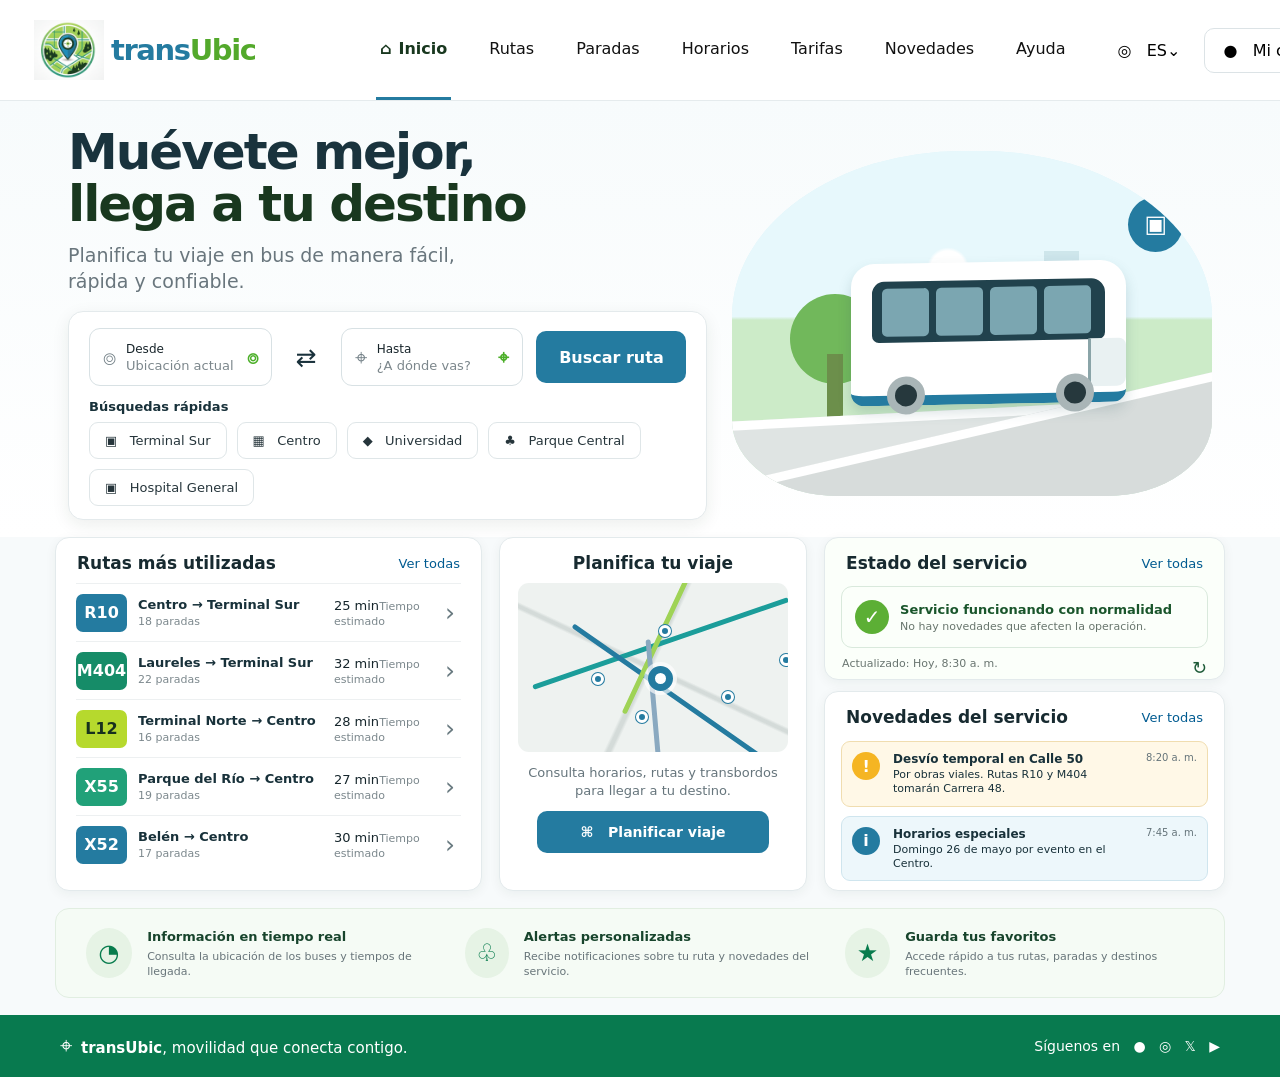
<file: index.html>
<!DOCTYPE html>
<!--
  ================================================================
  index.html — PÁGINA DE INICIO de transUbic
  ----------------------------------------------------------------
  Partes de la página:
    1. Encabezado (logo, menú y botón "Mi cuenta")
    2. Portada con el buscador de rutas
    3. Tablero: rutas, planificador, estado del servicio y novedades
    4. Beneficios
    5. Pie de página
    6. Ventana (modal) para iniciar sesión / crear cuenta / recuperar contraseña

  Los botones usan el atributo onclick="nombreDeFuncion()".
  Eso significa: "cuando hagan clic aquí, ejecuta esta función de JavaScript".
  Las funciones están en js/inicio.js
  ================================================================
-->
<html lang="es">
<head>
  <meta charset="UTF-8">
  <!-- Hace que la página se vea bien en celulares -->
  <meta name="viewport" content="width=device-width, initial-scale=1.0">
  <title>transUbic | Movilidad que conecta contigo</title>
  <!-- Archivo de estilos (colores, tamaños, posiciones) -->
  <link rel="stylesheet" href="css/estilos.css">
  <!-- Ícono de la pestaña del navegador -->
  <link rel="icon" type="image/png" href="img/logo.png">
</head>
<body>

  <!-- ============================================================
       1. ENCABEZADO
       ============================================================ -->
  <header class="site-header">
    <!-- Logo: al hacer clic sube al inicio de la página -->
    <a class="brand" href="#inicio">
      <img src="img/logo.png" alt="transUbic">
      <span class="brand-name">trans<span>Ubic</span></span>
    </a>

    <!-- Menú principal. Cada enlace lleva a una parte de la página.
         href="#rutas" significa "baja hasta el elemento con id='rutas'" -->
    <nav class="main-nav" id="menuPrincipal">
      <a class="active" href="#inicio" onclick="marcarMenu(this)"><span>⌂</span> Inicio</a>
      <a href="#rutas" onclick="marcarMenu(this)">Rutas</a>
      <a href="#planificador" onclick="marcarMenu(this, 'Las paradas de cada ruta se ven en el mapa del planificador.')">Paradas</a>
      <a href="#estado" onclick="marcarMenu(this, 'Horario: lunes a sábado 4:30 a. m. – 11:00 p. m. · Domingos y festivos 5:00 a. m. – 10:00 p. m.')">Horarios</a>
      <a href="#beneficios" onclick="marcarMenu(this, 'Tarifa general $3.200 · Estudiantes $2.400 (valores de ejemplo).')">Tarifas</a>
      <a href="#novedades" onclick="marcarMenu(this)">Novedades</a>
      <a href="#ayuda" onclick="marcarMenu(this, '¿Necesitas ayuda? Escríbenos a ayuda@transubic.com')">Ayuda</a>
    </nav>

    <div class="header-actions">
      <button class="language" id="botonIdioma" type="button" onclick="cambiarIdioma()">◎ &nbsp; ES⌄</button>
      <!-- Este botón cambia si la persona ya inició sesión (ver actualizarBotonCuenta en datos.js) -->
      <button class="account" id="botonCuenta" type="button" onclick="clicEnMiCuenta()">● &nbsp; Mi cuenta</button>
    </div>
  </header>

  <main>
    <!-- ============================================================
         2. PORTADA CON EL BUSCADOR
         ============================================================ -->
    <section class="hero" id="inicio">
      <div class="hero-copy">
        <h1>Muévete mejor,<br><strong>llega a tu destino</strong></h1>
        <p>Planifica tu viaje en bus de manera fácil,<br>rápida y confiable.</p>

        <div class="search-card">
          <div class="search-row">
            <!-- Campo "Desde" -->
            <div class="field">
              <span>⌾</span>
              <div><small>Desde</small><strong id="origen">Ubicación actual</strong></div>
              <b onclick="usarUbicacionActual()" title="Usar mi ubicación actual">⌾</b>
            </div>

            <!-- Botón para intercambiar origen y destino -->
            <button class="swap" type="button" onclick="intercambiar()" title="Intercambiar origen y destino">⇄</button>

            <!-- Campo "Hasta": aquí la persona escribe a dónde va.
                 onkeydown se ejecuta cada vez que presiona una tecla -->
            <label class="field">
              <span>⌖</span>
              <div><small>Hasta</small><input id="destino" class="field-input" type="search" placeholder="¿A dónde vas?" autocomplete="off" onkeydown="teclaEnDestino(event)"></div>
              <b>⌖</b>
            </label>

            <button class="search-btn" type="button" onclick="buscarRutas()">Buscar ruta</button>
          </div>

          <!-- Búsquedas rápidas: cada botón busca un lugar -->
          <div class="quick-title">Búsquedas rápidas</div>
          <div class="quick-links">
            <button type="button" onclick="busquedaRapida('Terminal Sur')">▣ &nbsp; Terminal Sur</button>
            <button type="button" onclick="busquedaRapida('Centro')">▦ &nbsp; Centro</button>
            <button type="button" onclick="busquedaRapida('Universidad')">◆ &nbsp; Universidad</button>
            <button type="button" onclick="busquedaRapida('Parque Central')">♣ &nbsp; Parque Central</button>
            <button type="button" onclick="busquedaRapida('Hospital General')">▣ &nbsp; Hospital General</button>
          </div>
        </div>
      </div>

      <!-- Dibujo del bus hecho SOLO con CSS (cada div es una figura) -->
      <div class="hero-art">
        <div class="sky"></div>
        <div class="city">
          <i></i><i></i><i></i><i></i><i></i>
        </div>
        <div class="tree tree-a"></div>
        <div class="tree tree-b"></div>
        <div class="bus-stop"><span>⌁</span><div></div></div>
        <div class="road road-back"></div>
        <div class="road road-front"></div>
        <div class="bus">
          <div class="bus-top"></div>
          <div class="bus-window w1"></div><div class="bus-window w2"></div>
          <div class="bus-window w3"></div><div class="bus-window w4"></div>
          <div class="bus-front"></div>
          <div class="wheel wheel-a"></div><div class="wheel wheel-b"></div>
        </div>
        <div class="bus-sign">▣</div>
      </div>
    </section>

    <!-- ============================================================
         3. TABLERO
         ============================================================ -->
    <section class="dashboard-grid">

      <!-- Rutas: la lista la llena JavaScript (función mostrarRutas) -->
      <article class="panel routes-panel" id="rutas">
        <div class="panel-head">
          <h2 id="tituloRutas">Rutas más utilizadas</h2>
          <a href="#rutas" onclick="verTodasLasRutas()">Ver todas</a>
        </div>
        <div class="route-list" id="listaRutas"></div>
      </article>

      <!-- Planificador con un mini mapa dibujado con CSS -->
      <article class="panel planner-panel" id="planificador">
        <div class="panel-head centered"><h2>Planifica tu viaje</h2></div>
        <div class="mini-map">
          <span class="line l1"></span><span class="line l2"></span><span class="line l3"></span><span class="line l4"></span>
          <i class="dot d1"></i><i class="dot d2"></i><i class="dot d3"></i><i class="dot d4"></i><i class="dot d5"></i>
          <div class="location-dot"></div>
        </div>
        <p>Consulta horarios, rutas y transbordos<br>para llegar a tu destino.</p>
        <button class="primary-btn" type="button" onclick="planificarViaje()">⌘ &nbsp; Planificar viaje</button>
      </article>

      <div class="right-column">
        <!-- Estado del servicio -->
        <article class="panel service-panel" id="estado">
          <div class="panel-head"><h2>Estado del servicio</h2><a href="#novedades">Ver todas</a></div>
          <div class="service-ok">
            <div class="check">✓</div>
            <div><b>Servicio funcionando con normalidad</b><span>No hay novedades que afecten la operación.</span></div>
          </div>
          <div class="updated">
            <time id="horaActualizado">Actualizado: Hoy, 8:30 a. m.</time>
            <span onclick="actualizarEstado()" title="Actualizar">↻</span>
          </div>
        </article>

        <!-- Novedades -->
        <article class="panel news-panel" id="novedades">
          <div class="panel-head"><h2>Novedades del servicio</h2><a href="#novedades" onclick="verTodasLasNovedades()">Ver todas</a></div>
          <div class="news warning"><span>!</span><div><b>Desvío temporal en Calle 50</b><small>Por obras viales. Rutas R10 y M404 tomarán Carrera 48.</small></div><time>8:20 a. m.</time></div>
          <div class="news info"><span>i</span><div><b>Horarios especiales</b><small>Domingo 26 de mayo por evento en el Centro.</small></div><time>7:45 a. m.</time></div>
          <!-- Esta novedad empieza oculta (hidden) y aparece con "Ver todas" -->
          <div class="news info" id="novedadExtra" hidden><span>i</span><div><b>Nueva parada en Universidad</b><small>La ruta X55 ahora para frente a la entrada principal.</small></div><time>Ayer</time></div>
        </article>
      </div>
    </section>

    <!-- ============================================================
         4. BENEFICIOS (cada tarjeta también se puede tocar)
         ============================================================ -->
    <section class="features" id="beneficios">
      <div onclick="beneficioTiempoReal()"><span>◔</span><div><b>Información en tiempo real</b><p>Consulta la ubicación de los buses y tiempos de llegada.</p></div></div>
      <div onclick="beneficioAlertas()"><span>♧</span><div><b>Alertas personalizadas</b><p>Recibe notificaciones sobre tu ruta y novedades del servicio.</p></div></div>
      <div onclick="beneficioFavoritos()"><span>★</span><div><b>Guarda tus favoritos</b><p>Accede rápido a tus rutas, paradas y destinos frecuentes.</p></div></div>
    </section>
  </main>

  <!-- ============================================================
       5. PIE DE PÁGINA
       ============================================================ -->
  <footer id="ayuda">
    <div class="footer-brand"><span class="footer-pin">⌖</span><b>transUbic</b>, movilidad que conecta contigo.</div>
    <div class="social">Síguenos en &nbsp;
      <span onclick="abrirRedSocial('Facebook')">●</span> &nbsp;
      <span onclick="abrirRedSocial('Instagram')">◎</span> &nbsp;
      <span onclick="abrirRedSocial('X')">𝕏</span> &nbsp;
      <span onclick="abrirRedSocial('YouTube')">▶</span>
    </div>
  </footer>

  <!-- ============================================================
       6. VENTANA DE ACCESO (MODAL)
       ------------------------------------------------------------
       Empieza oculta gracias al atributo "hidden".
       JavaScript le quita "hidden" para mostrarla.
       Tiene 3 formularios y solo se ve uno a la vez:
         formLogin, formRegistro y formRecuperar
       ============================================================ -->
  <div class="auth-overlay" id="ventanaAcceso" hidden onclick="clicFueraDeLaVentana(event)">
    <div class="auth-card">
      <button type="button" class="auth-close" onclick="cerrarVentana()">×</button>

      <div class="auth-brand">
        <img src="img/logo.png" alt="">
        <span class="brand-name">trans<span>Ubic</span></span>
      </div>

      <!-- Pestañas para cambiar entre "Iniciar sesión" y "Crear cuenta" -->
      <div class="auth-tabs" id="pestanas">
        <button type="button" id="pestanaLogin" class="is-active" onclick="cambiarVista('login')">Iniciar sesión</button>
        <button type="button" id="pestanaRegistro" onclick="cambiarVista('registro')">Crear cuenta</button>
      </div>

      <!-- ---------- A) INICIAR SESIÓN ----------
           onsubmit se ejecuta cuando se envía el formulario (botón submit o Enter).
           novalidate: desactiva las validaciones del navegador, porque hacemos las nuestras. -->
      <form class="auth-form" id="formLogin" onsubmit="iniciarSesion(event)" novalidate>
        <h2>Bienvenido de nuevo</h2>
        <p class="auth-sub">Ingresa con tu correo y contraseña.</p>

        <label class="auth-field" data-campo="correo"><span>Correo electrónico</span>
          <input type="email" name="correo" placeholder="tucorreo@ejemplo.com">
        </label>
        <label class="auth-field" data-campo="contrasena"><span>Contraseña</span>
          <div class="auth-pass">
            <input type="password" name="contrasena">
            <button type="button" class="auth-eye" onclick="verContrasena(this)">Ver</button>
          </div>
        </label>

        <!-- Aquí se muestran los intentos que quedan (3 puntos) -->
        <div class="auth-attempts" id="cajaIntentos" hidden></div>
        <p class="auth-error"></p>

        <button class="primary-btn auth-submit" type="submit">Iniciar sesión</button>
        <button type="button" class="auth-link" onclick="cambiarVista('recuperar')">¿Olvidaste tu contraseña?</button>

        <!-- <details> es una caja que se abre y se cierra sola al hacer clic -->
        <details class="auth-demo">
          <summary>Cuentas de prueba (un actor por rol)</summary>
          <div id="listaCuentasPrueba"></div>
        </details>
      </form>

      <!-- ---------- B) CREAR CUENTA ---------- -->
      <form class="auth-form" id="formRegistro" onsubmit="crearCuenta(event)" novalidate hidden>
        <h2>Crea tu cuenta</h2>
        <p class="auth-sub">Guarda tus rutas favoritas y recibe novedades del servicio.</p>
        <div class="auth-grid">
          <label class="auth-field auth-span" data-campo="nombre"><span>Nombre completo <em>*</em></span><input name="nombre"></label>
          <label class="auth-field auth-span" data-campo="correo"><span>Correo electrónico <em>*</em></span><input type="email" name="correo"></label>
          <label class="auth-field" data-campo="documento"><span>Documento <em>*</em></span><input name="documento" inputmode="numeric"></label>
          <label class="auth-field" data-campo="telefono"><span>Teléfono <em>*</em></span><input type="tel" name="telefono"></label>
          <label class="auth-field auth-span" data-campo="ciudad"><span>Ciudad</span><input name="ciudad"></label>
          <label class="auth-field" data-campo="contrasena"><span>Contraseña <em>*</em></span><input type="password" name="contrasena"></label>
          <label class="auth-field" data-campo="confirmar"><span>Confirmar <em>*</em></span><input type="password" name="confirmar"></label>
        </div>
        <small class="auth-hint">Mínimo 8 caracteres; puede ser solo números. Tu cuenta se crea como "Usuario"; el administrador puede asignarte otro rol.</small>
        <label class="auth-check" data-campo="terminos"><input type="checkbox" name="terminos"> Acepto los términos de uso y la política de tratamiento de datos.</label>
        <p class="auth-error"></p>
        <button class="primary-btn auth-submit" type="submit">Crear cuenta</button>
      </form>

      <!-- ---------- C) RECUPERAR CONTRASEÑA (2 pasos) ---------- -->
      <form class="auth-form" id="formRecuperar" onsubmit="recuperarContrasena(event)" novalidate hidden>
        <h2>Recupera tu contraseña</h2>

        <!-- Paso 1: escribir el correo -->
        <div id="pasoUno">
          <p class="auth-sub">Escribe el correo de tu cuenta y te enviaremos un código de verificación.</p>
          <label class="auth-field" data-campo="correo"><span>Correo electrónico</span><input type="email" name="correo"></label>
        </div>

        <!-- Paso 2: escribir el código y la nueva contraseña -->
        <div id="pasoDos" hidden>
          <p class="auth-sub" id="textoCodigoEnviado"></p>
          <label class="auth-field" data-campo="codigo"><span>Código de 6 dígitos</span><input name="codigo" inputmode="numeric" maxlength="6"></label>
          <label class="auth-field" data-campo="nueva"><span>Nueva contraseña</span><input type="password" name="nueva"></label>
          <label class="auth-field" data-campo="confirmar"><span>Confirmar contraseña</span><input type="password" name="confirmar"></label>
        </div>

        <p class="auth-error"></p>
        <button class="primary-btn auth-submit" id="botonRecuperar" type="submit">Enviar código</button>
        <button type="button" class="auth-link" onclick="cambiarVista('login')">← Volver a iniciar sesión</button>
      </form>
    </div>
  </div>

  <!-- Los archivos de JavaScript van al final, cuando todo el HTML ya existe.
       El orden importa: primero datos.js (lo comparten las dos páginas) y luego inicio.js -->
  <script src="js/datos.js"></script>
  <script src="js/inicio.js"></script>
</body>
</html>
</file>
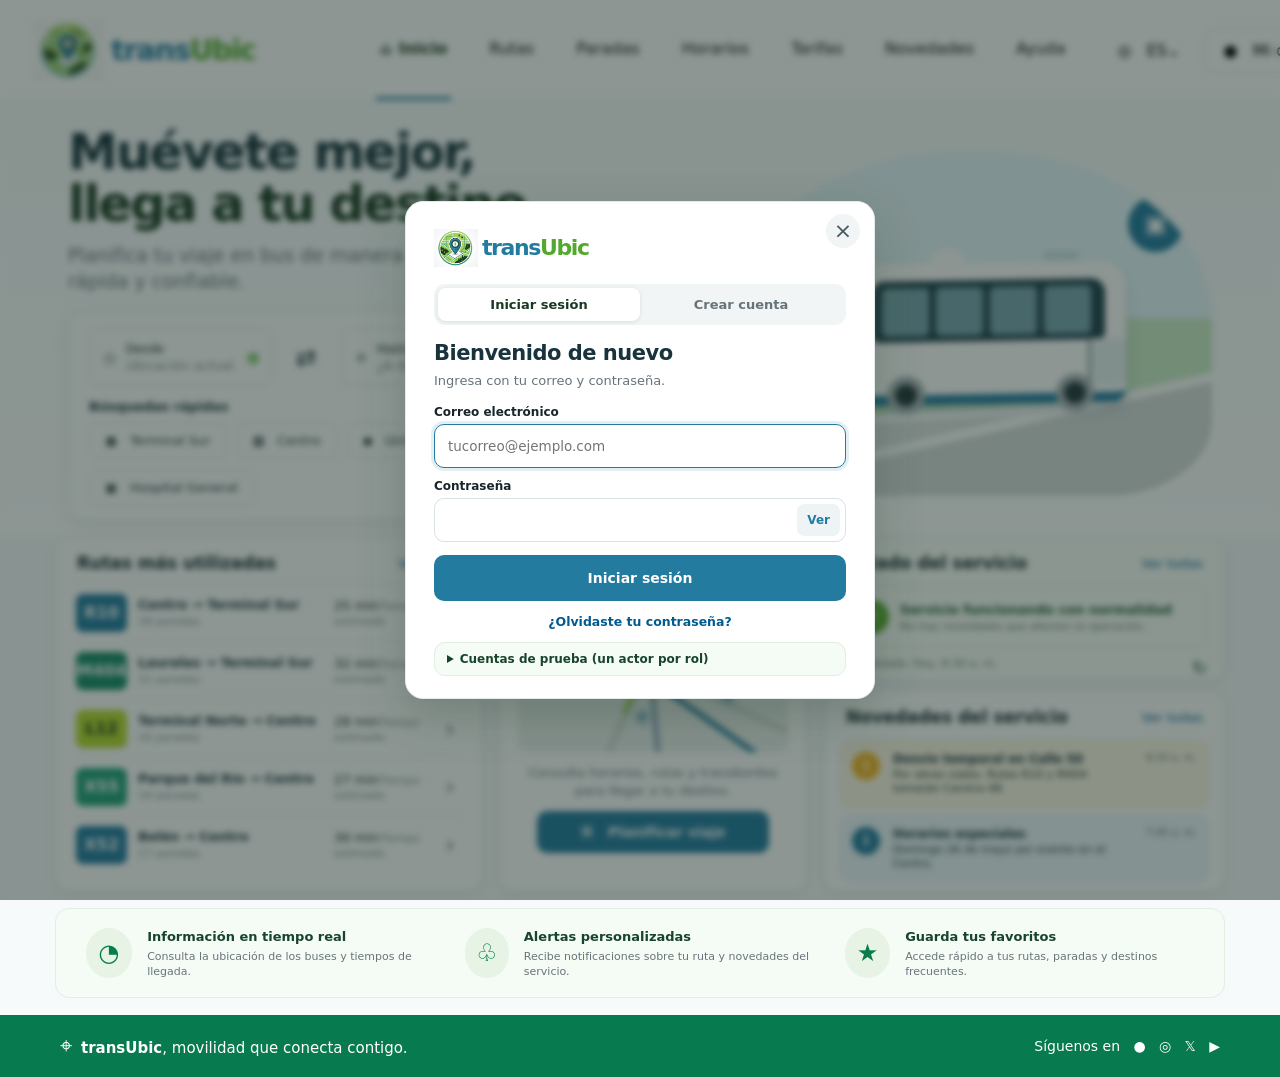
<file: cuenta.html>
<!DOCTYPE html>
<!--
  ================================================================
  cuenta.html — PÁGINA "MI CUENTA"
  ----------------------------------------------------------------
  Solo se puede ver si la persona inició sesión.
  Tiene dos partes:
    - A la izquierda (id="menuLateral"): foto con iniciales, nombre,
      rol y el menú de opciones.
    - A la derecha (id="contenido"): la sección elegida en el menú.

  Las dos partes empiezan VACÍAS. JavaScript (js/cuenta.js) las llena
  según el rol: un administrador ve opciones distintas a un conductor.
  ================================================================
-->
<html lang="es">
<head>
  <meta charset="UTF-8">
  <meta name="viewport" content="width=device-width, initial-scale=1.0">
  <title>transUbic | Mi cuenta</title>
  <link rel="stylesheet" href="css/estilos.css">
  <link rel="icon" type="image/png" href="img/logo.png">
</head>
<body class="acc-body">

  <!-- Encabezado: igual al de la página de inicio.
       Los enlaces llevan a index.html y bajan a la sección (#rutas, #estado...) -->
  <header class="site-header">
    <a class="brand" href="index.html">
      <img src="img/logo.png" alt="transUbic">
      <span class="brand-name">trans<span>Ubic</span></span>
    </a>

    <nav class="main-nav">
      <a href="index.html"><span>⌂</span> Inicio</a>
      <a href="index.html#rutas">Rutas</a>
      <a href="index.html#planificador">Paradas</a>
      <a href="index.html#estado">Horarios</a>
      <a href="index.html#beneficios">Tarifas</a>
      <a href="index.html#novedades">Novedades</a>
      <a href="index.html#ayuda">Ayuda</a>
    </nav>

    <div class="header-actions">
      <button class="language" id="botonIdioma" type="button" onclick="cambiarIdioma()">◎ &nbsp; ES⌄</button>
      <!-- En esta página el botón lleva a "Mi perfil" -->
      <button class="account" id="botonCuenta" type="button" onclick="irA('perfil')">● &nbsp; Mi cuenta</button>
    </div>
  </header>

  <main class="acc-layout">
    <!-- Columna izquierda: la llena la función mostrarMenuLateral() -->
    <aside class="panel acc-side" id="menuLateral"></aside>

    <!-- Columna derecha: la llena la función mostrarSeccion() -->
    <section class="acc-main" id="contenido"></section>
  </main>

  <footer>
    <div class="footer-brand"><span class="footer-pin">⌖</span><b>transUbic</b>, movilidad que conecta contigo.</div>
    <div class="social">Síguenos en &nbsp;
      <span onclick="abrirRedSocial('Facebook')">●</span> &nbsp;
      <span onclick="abrirRedSocial('Instagram')">◎</span> &nbsp;
      <span onclick="abrirRedSocial('X')">𝕏</span> &nbsp;
      <span onclick="abrirRedSocial('YouTube')">▶</span>
    </div>
  </footer>

  <script src="js/datos.js"></script>
  <script src="js/cuenta.js"></script>
</body>
</html>
</file>
<file: css/estilos.css>
/* ================================================================
   estilos.css — Estilos de transUbic
   ----------------------------------------------------------------
   Cómo se lee una regla de CSS:

       .nombre-de-clase {        <- a QUÉ elementos se aplica
         color: red;             <- propiedad: valor;
       }

   - Un punto (.) significa "clase":  .panel  -> class="panel"
   - Un numeral (#) significa "id":   #rutas  -> id="rutas"
   - Dos nombres separados por espacio (.panel h2) significa
     "los h2 que están DENTRO de .panel".
   - El signo > (.field > span) significa "hijo directo".

   Partes de este archivo:
     1.  Colores y reglas generales
     2.  Encabezado
     3.  Portada y buscador
     4.  Dibujo del bus (hecho solo con CSS)
     5.  Tablero (rutas, planificador, estado, novedades)
     6.  Beneficios y pie de página
     7.  Ventana de acceso (modal)
     8.  Mensajes flotantes
     9.  Página "Mi cuenta"
     10. Adaptación a pantallas pequeñas (celulares)
   ================================================================ */


/* ================================================================
   1. COLORES Y REGLAS GENERALES
   ================================================================ */

/* box-sizing: border-box hace que el ancho incluya el borde y el relleno.
   El * significa "todos los elementos". */
* {
  box-sizing: border-box;
}

/* Variables de colores: se definen una vez y se usan con var(--nombre).
   Si queremos cambiar un color de toda la página, lo cambiamos solo aquí. */
:root {
  --pale-slate: #BFBDB1;
  --cerulean: #247BA0;     /* azul principal (botones) */
  --evergreen: #19381F;    /* verde oscuro */
  --yellow-green: #9FD356; /* verde limón */
  --seaweed: #21A179;      /* verde mar */
  --ink: #18313a;          /* color del texto */
  --muted: #66747a;        /* texto gris suave */
  --line: #e5ebed;         /* líneas y bordes */
  --bg: #f7fafb;           /* fondo de la página */
  --white: #fff;
}

/* Desplazamiento suave cuando un enlace lleva a una sección (#rutas, #estado...) */
html {
  scroll-behavior: smooth;
}

html, body {
  margin: 0;
  padding: 0;
  font-family: Inter, ui-sans-serif, system-ui, -apple-system, BlinkMacSystemFont, "Segoe UI", sans-serif;
  color: var(--ink);
  background: var(--bg);
}

body {
  min-width: 320px;
}

/* Los botones y enlaces usan la misma letra que el resto de la página */
button, a {
  font: inherit;
}

/* La manito al pasar el mouse sobre un botón */
button {
  cursor: pointer;
}

/* El atributo hidden SIEMPRE oculta el elemento (!important gana a otras reglas) */
[hidden] {
  display: none !important;
}

/* Cuando la ventana de acceso está abierta, la página de atrás no se mueve */
body.no-scroll {
  overflow: hidden;
}

/* Deja un espacio arriba al llegar a una sección con un enlace (#...) */
section, article, footer {
  scroll-margin-top: 20px;
}


/* ================================================================
   2. ENCABEZADO
   ----------------------------------------------------------------
   display: flex pone los elementos hijos uno al lado del otro.
   ================================================================ */

.site-header {
  height: 101px;
  background: #fff;
  border-bottom: 1px solid var(--line);
  display: flex;
  align-items: center;   /* centra verticalmente */
  padding: 0 34px;
  gap: 42px;             /* espacio entre los hijos */
}

/* Logo + nombre */
.brand {
  display: flex;
  align-items: center;
  text-decoration: none; /* quita el subrayado del enlace */
  color: var(--cerulean);
  min-width: 300px;
}

.brand img {
  width: 70px;
  height: 70px;
  object-fit: contain;
}

.brand-name {
  font-size: 29px;
  font-weight: 700;
  letter-spacing: -1.4px;
  margin-left: 7px;
}

/* La palabra "Ubic" va en verde */
.brand-name span {
  color: #53a92b;
}

/* Menú principal */
.main-nav {
  display: flex;
  align-self: stretch;
  align-items: center;
  gap: 34px;
  flex: 1; /* ocupa todo el espacio que sobra */
}

.main-nav a {
  height: 100%;
  display: flex;
  align-items: center;
  text-decoration: none;
  color: #111;
  padding: 0 4px;
  border-bottom: 3px solid transparent;
  white-space: nowrap; /* el texto no se parte en dos líneas */
}

/* Enlace activo: línea azul abajo */
.main-nav a.active {
  color: var(--evergreen);
  border-color: var(--cerulean);
  font-weight: 650;
}

.main-nav a span {
  margin-right: 7px;
}

.header-actions {
  display: flex;
  align-items: center;
  gap: 18px;
}

.language,
.account {
  border: 0;
  background: transparent;
  white-space: nowrap;
}

.account {
  border: 1px solid #dce3e6;
  border-radius: 10px; /* esquinas redondeadas */
  padding: 12px 18px;
  background: #fff;
}

/* Botón "Mi cuenta" cuando hay sesión: muestra iniciales */
.account.is-logged {
  display: flex;
  align-items: center;
  gap: 9px;
  padding: 7px 14px 7px 7px;
  font-weight: 600;
  color: var(--evergreen);
}

.account-avatar {
  width: 30px;
  height: 30px;
  border-radius: 50%; /* 50% lo vuelve un círculo */
  background: var(--cerulean);
  color: #fff;
  display: grid;
  place-items: center; /* centra el contenido */
  font-size: 12px;
  font-weight: 700;
}


/* ================================================================
   3. PORTADA Y BUSCADOR
   ----------------------------------------------------------------
   display: grid divide el espacio en columnas.
   grid-template-columns: 1.2fr .9fr  -> 2 columnas (la 1ª más ancha)
   ================================================================ */

.hero {
  min-height: 376px;
  padding: 25px 68px 17px;
  display: grid;
  grid-template-columns: 1.2fr .9fr;
  gap: 25px;
  align-items: center;
  background: linear-gradient(180deg, #f7fbfc, #fff); /* degradado de color */
}

.hero-copy h1 {
  font-size: 50px;
  line-height: 1.04;
  margin: 0 0 13px;
  letter-spacing: -2px;
  color: #19333d;
}

.hero-copy h1 strong {
  color: var(--evergreen);
}

.hero-copy > p {
  font-size: 19px;
  line-height: 1.35;
  color: #69767d;
  margin: 0 0 17px;
}

/* Tarjeta blanca del buscador */
.search-card {
  background: #fff;
  border: 1px solid #e4eaec;
  border-radius: 15px;
  padding: 16px 20px 13px;
  box-shadow: 0 5px 17px rgba(25, 56, 31, .08); /* sombra suave */
}

/* Fila: Desde | ⇄ | Hasta | Botón */
.search-row {
  display: grid;
  grid-template-columns: 1fr 43px 1fr 150px;
  gap: 13px;
  align-items: center;
}

/* Cajas "Desde" y "Hasta" */
.field {
  height: 58px;
  border: 1px solid #d8e1e4;
  border-radius: 11px;
  display: flex;
  align-items: center;
  padding: 0 13px;
  gap: 10px;
  color: #738087;
}

.field > span {
  font-size: 22px;
}

.field > div {
  display: flex;
  flex-direction: column; /* uno debajo del otro */
  flex: 1;
}

.field small {
  font-size: 12px;
  color: #18252b;
}

.field strong {
  font-size: 13px;
  font-weight: 500;
  color: #7c878c;
  margin-top: 2px;
}

.field b {
  color: #4caf29;
  font-size: 19px;
  cursor: pointer;
}

/* Cuando se escribe dentro de la caja, el borde se pone azul */
.field:focus-within {
  border-color: var(--cerulean);
  box-shadow: 0 0 0 3px #247ba01f;
}

/* Campo de texto "¿A dónde vas?" sin borde propio */
.field-input {
  border: 0;
  outline: 0;
  background: transparent;
  padding: 0;
  margin-top: 2px;
  font: inherit;
  font-size: 13px;
  font-weight: 500;
  color: #18252b;
  width: 100%;
}

.field-input::placeholder {
  color: #7c878c;
}

.swap {
  border: 0;
  background: transparent;
  font-size: 25px;
  color: #19313b;
}

/* Botones azules principales */
.search-btn,
.primary-btn {
  border: 0;
  background: var(--cerulean);
  color: #fff;
  font-weight: 700;
  border-radius: 10px;
  height: 52px;
  padding: 0 20px;
}

/* :hover = cuando el mouse pasa por encima */
.search-btn:hover,
.primary-btn:hover {
  background: #1d6887;
}

.quick-title {
  font-size: 13px;
  font-weight: 700;
  margin: 13px 0 8px;
}

.quick-links {
  display: flex;
  gap: 10px;
  flex-wrap: wrap; /* si no caben, bajan a otra línea */
}

.quick-links button {
  border: 1px solid #dfe6e8;
  background: #fff;
  border-radius: 9px;
  padding: 10px 15px;
  color: #26353b;
  font-size: 13px;
}

.quick-links button:hover {
  border-color: var(--cerulean);
}


/* ================================================================
   4. DIBUJO DEL BUS (solo con CSS)
   ----------------------------------------------------------------
   position: relative en el contenedor + position: absolute en los
   hijos permite colocar cada pieza en un lugar exacto usando
   top / bottom / left / right.
   ================================================================ */

.hero-art {
  height: 345px;
  position: relative;
  overflow: hidden; /* lo que se sale no se ve */
  border-radius: 48% 48% 22% 22%;
  background: #dff4f9;
}

/* Cielo y pasto */
.sky {
  position: absolute;
  inset: 0; /* ocupa todo el contenedor */
  background:
    radial-gradient(circle at 45% 34%, #fff 0 5%, transparent 6%),
    linear-gradient(#e7f8fc 0 48%, #ccebc8 49% 100%);
}

/* Edificios */
.city {
  position: absolute;
  bottom: 113px;
  left: 40%;
  display: flex;
  align-items: end;
  gap: 5px;
  opacity: .35; /* semitransparente */
}

.city i {
  display: block;
  width: 35px;
  background: #9dc2cc;
  height: 80px;
}

/* :nth-child(2) = el segundo edificio, etc. Cada uno con otra altura */
.city i:nth-child(2) { height: 112px; }
.city i:nth-child(3) { height: 62px; }
.city i:nth-child(4) { height: 132px; }
.city i:nth-child(5) { height: 92px; }

/* Árboles: un círculo verde + un tronco (hecho con :after) */
.tree {
  position: absolute;
  width: 90px;
  height: 90px;
  background: #71b85b;
  border-radius: 50%;
  bottom: 116px;
}

.tree:after {
  content: "";
  position: absolute;
  width: 16px;
  height: 72px;
  background: #6c8f4b;
  left: 37px;
  top: 60px;
}

.tree-a {
  left: 12%;
  bottom: 112px;
}

.tree-b {
  right: 18%;
  bottom: 120px;
  width: 68px;
  height: 68px;
}

/* Carreteras inclinadas con transform: rotate */
.road {
  position: absolute;
  left: -7%;
  width: 115%;
  height: 145px;
  background: #dfe4e3;
  border-top: 9px solid #fff;
  transform: rotate(-3deg);
  bottom: -58px;
}

.road-front {
  bottom: -78px;
  transform: rotate(-13deg);
  background: #d7dcdb;
}

/* Cuerpo del bus */
.bus {
  position: absolute;
  width: 275px;
  height: 142px;
  right: 18%;
  bottom: 92px;
  background: #fff;
  border-radius: 23px 26px 13px 13px;
  border-bottom: 10px solid var(--cerulean);
  box-shadow: 0 7px 14px #315e6633;
  transform: skewY(-1deg);
}

.bus-top {
  position: absolute;
  left: 21px;
  right: 21px;
  top: 18px;
  height: 61px;
  background: #21424d;
  border-radius: 12px 14px 7px 7px;
}

/* Ventanas */
.bus-window {
  position: absolute;
  top: 25px;
  width: 47px;
  height: 48px;
  background: #7ba6b1;
  border-radius: 5px;
}

.w1 { left: 31px; }
.w2 { left: 85px; }
.w3 { left: 139px; }
.w4 { left: 193px; }

.bus-front {
  position: absolute;
  right: 0;
  top: 78px;
  width: 38px;
  height: 48px;
  background: #e9f1f2;
  border-left: 3px solid #8aa4a8;
  border-radius: 0 7px 9px 0;
}

/* Llantas */
.wheel {
  position: absolute;
  bottom: -19px;
  width: 38px;
  height: 38px;
  background: #26383d;
  border-radius: 50%;
  border: 8px solid #a9b5b7;
}

.wheel-a { left: 36px; }
.wheel-b { right: 32px; }

/* Círculo azul con el ícono de parada */
.bus-sign {
  position: absolute;
  right: 6%;
  top: 46px;
  width: 55px;
  height: 55px;
  border-radius: 50%;
  background: var(--cerulean);
  color: #fff;
  display: grid;
  place-items: center;
  font-size: 24px;
}


/* ================================================================
   5. TABLERO
   ================================================================ */

/* 3 columnas: rutas | planificador | estado y novedades */
.dashboard-grid {
  display: grid;
  grid-template-columns: 1.15fr .83fr 1.08fr;
  gap: 17px;
  padding: 0 55px 17px;
}

/* Tarjeta blanca que usan varios paneles */
.panel {
  background: #fff;
  border: 1px solid #e3eaec;
  border-radius: 14px;
  box-shadow: 0 3px 12px rgba(25, 56, 31, .055);
  overflow: hidden;
}

/* Título del panel + enlace "Ver todas" */
.panel-head {
  display: flex;
  align-items: center;
  justify-content: space-between; /* uno a cada extremo */
  padding: 15px 21px 10px;
}

.panel-head h2 {
  font-size: 17px;
  margin: 0;
  color: #172a30;
}

.panel-head a {
  font-size: 13px;
  color: #005b91;
  text-decoration: none;
}

.centered {
  justify-content: center;
}

/* ----- Filas de rutas ----- */
.route-row {
  display: grid;
  grid-template-columns: 51px 1fr 100px 16px;
  align-items: center;
  gap: 11px;
  min-height: 58px;
  margin: 0 20px;
  border-top: 1px solid #edf0f1;
  text-decoration: none;
  color: inherit;
  cursor: pointer;
}

/* Cuadrito de color con el código (R10, M404...) */
.route-code {
  display: grid;
  place-items: center;
  height: 38px;
  border-radius: 7px;
  color: #fff;
  font-weight: 800;
  font-size: 16px;
}

/* Colores de las rutas */
.blue  { background: var(--cerulean); }
.green { background: #168c68; }
.lime  { background: #b6d92d; color: #17311e; }
.sea   { background: var(--seaweed); }

.route-info {
  display: flex;
  flex-direction: column;
  min-width: 0;
}

/* text-overflow: ellipsis pone "..." si el texto no cabe */
.route-info b {
  font-size: 13px;
  white-space: nowrap;
  overflow: hidden;
  text-overflow: ellipsis;
}

.route-info small,
.route-time small {
  font-size: 11px;
  color: #7c888d;
  margin-top: 3px;
}

.route-time {
  font-size: 13px;
  color: #16262c;
}

.route-row > span:last-child {
  font-size: 25px;
  color: #697a80;
}

/* Mensaje cuando no se encuentran rutas */
.route-empty {
  margin: 0 20px 18px;
  padding: 16px;
  border: 1px dashed #d8e1e4;
  border-radius: 10px;
  font-size: 13px;
  color: var(--muted);
  text-align: center;
}

/* ----- Planificador con mini mapa ----- */
.planner-panel {
  padding-bottom: 15px;
  text-align: center;
}

.mini-map {
  height: 169px;
  margin: 0 18px;
  background: #eef2f0;
  position: relative;
  overflow: hidden;
  border-radius: 11px;
  background-image:
    linear-gradient(25deg, transparent 48%, #d4dbd9 49% 50%, transparent 51%),
    linear-gradient(115deg, transparent 47%, #d4dbd9 48% 49%, transparent 50%);
}

/* Líneas de las rutas en el mapa */
.line {
  position: absolute;
  height: 5px;
  border-radius: 5px;
  transform-origin: left center;
}

.l1 { width: 270px; left: 15px;  top: 102px; background: #1b9d9a; transform: rotate(-19deg); }
.l2 { width: 245px; left: 55px;  top: 40px;  background: #247ba0; transform: rotate(35deg); }
.l3 { width: 190px; left: 106px; top: 128px; background: #9fd356; transform: rotate(-65deg); }
.l4 { width: 210px; left: 130px; top: 54px;  background: #8aa9c0; transform: rotate(85deg); }

/* Puntos = paradas */
.dot {
  position: absolute;
  width: 12px;
  height: 12px;
  border: 3px solid #fff;
  border-radius: 50%;
  background: var(--cerulean);
  box-shadow: 0 0 0 1px #247ba0;
}

.d1 { left: 74px;  top: 90px; }
.d2 { left: 141px; top: 42px; }
.d3 { left: 204px; top: 108px; }
.d4 { left: 262px; top: 71px; }
.d5 { left: 118px; top: 128px; }

/* Punto grande = "tu ubicación" */
.location-dot {
  position: absolute;
  left: 48%;
  top: 49%;
  width: 25px;
  height: 25px;
  border-radius: 50%;
  background: #fff;
  border: 7px solid var(--cerulean);
  box-shadow: 0 0 0 4px #ffffffaa;
}

.planner-panel p {
  font-size: 13px;
  line-height: 1.35;
  color: #66757c;
  margin: 12px 0;
}

.primary-btn {
  height: 42px;
  width: 76%;
  font-size: 14px;
}

/* ----- Columna derecha: estado y novedades ----- */
.right-column {
  display: flex;
  flex-direction: column;
  gap: 11px;
}

.service-panel {
  background: #fbfffa;
}

.service-ok {
  margin: 3px 16px 0;
  border: 1px solid #d9e9dc;
  border-radius: 11px;
  padding: 13px;
  display: flex;
  gap: 11px;
  align-items: center;
}

/* Círculo verde con el ✓ */
.check {
  width: 34px;
  height: 34px;
  border-radius: 50%;
  background: #5caf35;
  color: #fff;
  display: grid;
  place-items: center;
  font-weight: 800;
  font-size: 20px;
}

.service-ok div:last-child {
  display: flex;
  flex-direction: column;
}

.service-ok b {
  font-size: 13px;
  color: #19552b;
}

.service-ok span {
  font-size: 11px;
  color: #68766d;
  margin-top: 3px;
}

.updated {
  font-size: 11px;
  color: #697570;
  padding: 9px 17px;
}

/* El botón ↻ va flotando a la derecha */
.updated span {
  float: right;
  font-size: 18px;
  color: #1d5a37;
  cursor: pointer;
}

/* Cada novedad: ícono | texto | hora */
.news {
  display: grid;
  grid-template-columns: 31px 1fr 57px;
  gap: 10px;
  margin: 4px 16px 9px;
  padding: 10px;
  border-radius: 9px;
  align-items: start;
}

.news > span {
  width: 28px;
  height: 28px;
  border-radius: 50%;
  display: grid;
  place-items: center;
  font-weight: 900;
}

.news b {
  display: block;
  font-size: 12px;
}

.news small {
  display: block;
  font-size: 11px;
  line-height: 1.25;
  margin-top: 2px;
}

.news time {
  font-size: 10px;
  text-align: right;
  color: #65747a;
}

/* Novedad de advertencia (amarilla) */
.warning {
  background: #fff8e7;
  border: 1px solid #f0ddb0;
}

.warning > span {
  background: #f5b523;
  color: #fff;
}

/* Novedad informativa (azul) */
.info {
  background: #edf7fb;
  border: 1px solid #cfe5ee;
}

.info > span {
  background: var(--cerulean);
  color: #fff;
}


/* ================================================================
   6. BENEFICIOS Y PIE DE PÁGINA
   ================================================================ */

.features {
  margin: 0 55px 17px;
  background: #f5fbf5;
  border: 1px solid #e1eee1;
  border-radius: 14px;
  display: grid;
  grid-template-columns: repeat(3, 1fr); /* 3 columnas iguales */
  padding: 17px 30px;
  gap: 30px;
}

.features > div {
  display: flex;
  align-items: center;
  gap: 15px;
  cursor: pointer;
}

.features > div > span {
  width: 50px;
  height: 50px;
  border-radius: 50%;
  background: #e6f3e5;
  color: #087c4d;
  display: grid;
  place-items: center;
  font-size: 24px;
}

.features b {
  font-size: 13px;
  color: #17442c;
}

.features p {
  margin: 5px 0 0;
  color: #68757a;
  font-size: 11px;
  line-height: 1.35;
}

footer {
  height: 62px;
  background: #087a4f;
  color: #fff;
  display: flex;
  align-items: center;
  justify-content: space-between;
  padding: 0 60px;
}

.footer-brand {
  font-size: 15px;
}

.footer-pin {
  font-size: 22px;
  margin-right: 9px;
}

.social {
  font-size: 14px;
}

/* Íconos de redes: se pueden tocar */
.social span {
  cursor: pointer;
}


/* ================================================================
   7. VENTANA DE ACCESO (MODAL)
   ----------------------------------------------------------------
   position: fixed la deja quieta encima de toda la página.
   z-index: un número alto la pone POR ENCIMA de lo demás.
   ================================================================ */

/* Fondo oscuro transparente */
.auth-overlay {
  position: fixed;
  inset: 0;
  z-index: 100;
  background: rgba(17, 37, 30, .48);
  backdrop-filter: blur(3px); /* desenfoca lo de atrás */
  display: flex;
  align-items: center;
  justify-content: center;
  padding: 20px;
  animation: fade-in .2s ease;
}

/* Tarjeta blanca */
.auth-card {
  position: relative;
  width: 100%;
  max-width: 470px;
  max-height: calc(100vh - 40px); /* vh = alto de la pantalla */
  overflow: auto;
  background: #fff;
  border: 1px solid #e4eaec;
  border-radius: 18px;
  padding: 24px 28px 22px;
  box-shadow: 0 18px 48px rgba(25, 56, 31, .22);
  animation: pop-in .22s ease;
}

/* Botón × para cerrar */
.auth-close {
  position: absolute;
  top: 12px;
  right: 14px;
  width: 34px;
  height: 34px;
  border: 0;
  border-radius: 50%;
  background: #f1f5f6;
  color: #4a5a60;
  font-size: 22px;
  line-height: 1;
}

.auth-close:hover {
  background: #e3eaec;
}

.auth-brand {
  display: flex;
  align-items: center;
  gap: 4px;
  color: var(--cerulean);
  margin-bottom: 14px;
}

.auth-brand img {
  width: 44px;
  height: 44px;
  object-fit: contain;
}

.auth-brand .brand-name {
  font-size: 22px;
  margin-left: 0;
}

/* Pestañas "Iniciar sesión" / "Crear cuenta" */
.auth-tabs {
  display: grid;
  grid-template-columns: 1fr 1fr;
  background: #f1f5f6;
  border-radius: 11px;
  padding: 4px;
  margin-bottom: 16px;
}

.auth-tabs button {
  border: 0;
  background: transparent;
  border-radius: 8px;
  padding: 9px;
  font-size: 13px;
  font-weight: 600;
  color: var(--muted);
}

.auth-tabs button.is-active {
  background: #fff;
  color: var(--evergreen);
  box-shadow: 0 1px 4px rgba(25, 56, 31, .12);
}

.auth-form {
  display: flex;
  flex-direction: column;
  gap: 11px;
}

.auth-form h2 {
  margin: 0;
  font-size: 21px;
  letter-spacing: -.5px;
  color: #19333d;
}

.auth-sub {
  margin: -4px 0 4px;
  font-size: 13px;
  color: var(--muted);
  line-height: 1.4;
}

/* Formulario en 2 columnas */
.auth-grid {
  display: grid;
  grid-template-columns: 1fr 1fr;
  gap: 11px;
}

/* Campo que ocupa las 2 columnas */
.auth-span {
  grid-column: 1 / -1;
}

/* ----- Campos de formulario (se usan en toda la aplicación) ----- */
.auth-field {
  display: flex;
  flex-direction: column;
  gap: 5px;
  font-size: 12px;
  font-weight: 600;
  color: #18252b;
}

/* Asterisco rojo de "obligatorio" */
.auth-field em {
  color: #c4433a;
  font-style: normal;
}

.auth-field input,
.auth-field select,
.acc-toolbar input,
.acc-toolbar select,
.acc-select-sm {
  height: 44px;
  border: 1px solid #d8e1e4;
  border-radius: 10px;
  padding: 0 13px;
  font: inherit;
  font-size: 13.5px;
  font-weight: 400;
  color: var(--ink);
  background: #fff;
  width: 100%;
  transition: border-color .15s, box-shadow .15s; /* cambio suave de color */
}

/* :focus = cuando el campo está seleccionado */
.auth-field input:focus,
.auth-field select:focus,
.acc-toolbar input:focus,
.acc-toolbar select:focus {
  outline: 0;
  border-color: var(--cerulean);
  box-shadow: 0 0 0 3px #247ba01f;
}

/* Campo de solo lectura (ej: el correo en "Mi perfil") */
.auth-field input[readonly] {
  background: #f5f8f9;
  color: var(--muted);
}

.auth-field small,
.auth-hint {
  font-size: 11px;
  font-weight: 400;
  color: #7c888d;
}

/* Campo con error: borde rojo (la clase has-error la pone JavaScript) */
.auth-field.has-error input,
.auth-field.has-error select {
  border-color: #c4433a;
  box-shadow: 0 0 0 3px #c4433a1a;
}

/* Contraseña con botón "Ver" adentro */
.auth-pass {
  position: relative;
}

.auth-pass input {
  padding-right: 72px;
}

.auth-eye {
  position: absolute;
  right: 6px;
  top: 6px;
  height: 32px;
  border: 0;
  border-radius: 7px;
  background: #eef4f6;
  color: var(--cerulean);
  font-size: 12px;
  font-weight: 600;
  padding: 0 10px;
}

/* Casilla de "Acepto los términos" */
.auth-check {
  display: flex;
  gap: 9px;
  align-items: flex-start;
  font-size: 12px;
  color: var(--muted);
  line-height: 1.4;
}

.auth-check input {
  margin-top: 2px;
  accent-color: var(--seaweed);
}

.auth-check.has-error {
  color: #c4433a;
}

/* Mensaje de error en rojo. Si está vacío (:empty) no se muestra. */
.auth-error {
  margin: 0;
  font-size: 12.5px;
  font-weight: 600;
  color: #c4433a;
}

.auth-error:empty {
  display: none;
}

.auth-submit {
  width: 100%;
  height: 46px;
  font-size: 14px;
  margin-top: 2px;
}

/* Botón que parece enlace */
.auth-link {
  border: 0;
  background: transparent;
  color: #005b91;
  font-size: 12.5px;
  font-weight: 600;
  padding: 2px;
  align-self: center;
}

.auth-link:hover {
  text-decoration: underline;
}

/* Caja de intentos (amarilla; roja si está bloqueada) */
.auth-attempts {
  display: flex;
  align-items: center;
  flex-wrap: wrap;
  gap: 8px;
  font-size: 12px;
  color: #8a6a12;
  background: #fff8e7;
  border: 1px solid #f0ddb0;
  border-radius: 9px;
  padding: 9px 11px;
}

.auth-attempts.is-locked {
  color: #a9362e;
  background: #fbeae8;
  border-color: #f0cfcb;
}

.auth-attempts .auth-link {
  padding: 0;
  color: inherit;
  text-decoration: underline;
}

/* Los 3 puntos de intentos */
.auth-dots {
  display: inline-flex;
  gap: 4px;
}

.auth-dots i {
  width: 9px;
  height: 9px;
  border-radius: 50%;
  background: var(--seaweed);
}

.auth-dots i.is-used {
  background: #c4433a;
}

/* Caja de cuentas de prueba */
.auth-demo {
  border: 1px solid #e1eee1;
  background: #f5fbf5;
  border-radius: 11px;
  padding: 9px 12px;
  font-size: 12px;
}

.auth-demo summary {
  cursor: pointer;
  font-weight: 600;
  color: #17442c;
}

#listaCuentasPrueba {
  display: grid;
  gap: 6px;
  margin-top: 9px;
}

.auth-demo button {
  display: flex;
  justify-content: space-between;
  gap: 10px;
  border: 1px solid #dfe9df;
  background: #fff;
  border-radius: 8px;
  padding: 8px 10px;
  font-size: 12px;
  text-align: left;
}

.auth-demo button:hover {
  border-color: var(--seaweed);
}

.auth-demo button b {
  color: #17442c;
}

.auth-demo button span {
  color: var(--muted);
}

/* Animaciones: @keyframes dice cómo cambia algo desde (from) hasta (to) */
@keyframes fade-in {
  from { opacity: 0; }
  to   { opacity: 1; }
}

@keyframes pop-in {
  from { opacity: 0; transform: translateY(10px) scale(.98); }
  to   { opacity: 1; transform: none; }
}


/* ================================================================
   8. MENSAJES FLOTANTES ("toast")
   ================================================================ */

.toast-stack {
  position: fixed;
  right: 20px;
  bottom: 20px;
  z-index: 200;
  display: flex;
  flex-direction: column;
  gap: 8px;
  max-width: min(380px, calc(100vw - 40px));
}

/* Empieza invisible (opacity: 0) y un poco más abajo */
.toast {
  background: #fff;
  border: 1px solid var(--line);
  border-left: 4px solid var(--cerulean);
  border-radius: 10px;
  padding: 12px 14px;
  font-size: 13px;
  color: var(--ink);
  box-shadow: 0 8px 24px rgba(25, 56, 31, .16);
  opacity: 0;
  transform: translateY(8px);
  transition: opacity .25s, transform .25s;
}

/* JavaScript le agrega esta clase para que aparezca */
.toast.is-visible {
  opacity: 1;
  transform: none;
}

/* Color de la raya izquierda según el tipo */
.toast--exito { border-left-color: var(--seaweed); }
.toast--error { border-left-color: #c4433a; }
.toast--aviso { border-left-color: #f5b523; }


/* ================================================================
   9. PÁGINA "MI CUENTA"
   ================================================================ */

.acc-body {
  background: var(--bg);
}

/* 2 columnas: menú (290px) | contenido (el resto) */
.acc-layout {
  display: grid;
  grid-template-columns: 290px 1fr;
  gap: 18px;
  padding: 22px 55px 28px;
  align-items: start;
  min-height: calc(100vh - 163px);
}

/* Menú lateral. sticky = se queda pegado al bajar la página */
.acc-side {
  padding: 20px 16px 16px;
  position: sticky;
  top: 18px;
}

.acc-profile {
  display: flex;
  flex-direction: column;
  align-items: center;
  text-align: center;
  gap: 3px;
  padding-bottom: 16px;
  border-bottom: 1px solid #edf0f1;
}

/* Círculo grande con las iniciales */
.acc-avatar {
  width: 68px;
  height: 68px;
  border-radius: 50%;
  display: grid;
  place-items: center;
  font-size: 23px;
  font-weight: 800;
  color: #fff;
  margin-bottom: 8px;
  box-shadow: 0 0 0 5px #fff, 0 0 0 6px #e3eaec;
}

/* Un color por cada rol */
.acc-avatar--cliente       { background: var(--cerulean); }
.acc-avatar--administrador { background: var(--evergreen); }
.acc-avatar--operativo     { background: #1b9d9a; }
.acc-avatar--conductor     { background: var(--seaweed); }
.acc-avatar--propietario   { background: #6e8f2c; }

.acc-profile b {
  font-size: 15px;
  color: #172a30;
}

.acc-profile > span {
  font-size: 12px;
  color: var(--muted);
  word-break: break-all;
}

.acc-profile p {
  margin: 8px 0 0;
  font-size: 11.5px;
  line-height: 1.4;
  color: var(--muted);
}

/* Etiqueta del rol (pastilla de color) */
.acc-role {
  display: inline-block;
  margin-top: 6px;
  font-style: normal;
  font-size: 11px;
  font-weight: 700;
  padding: 3px 10px;
  border-radius: 999px;
  white-space: nowrap;
}

.acc-role--cliente       { background: #eaf3f7; color: var(--cerulean); }
.acc-role--administrador { background: #e4ece5; color: var(--evergreen); }
.acc-role--operativo     { background: #e3f4f3; color: #13807d; }
.acc-role--conductor     { background: #e7f6f0; color: #168c68; }
.acc-role--propietario   { background: #f1f8e3; color: #58731f; }

/* Botones del menú lateral */
.acc-menu {
  display: flex;
  flex-direction: column;
  gap: 3px;
  padding: 12px 0;
}

.acc-menu button {
  display: flex;
  align-items: center;
  gap: 11px;
  border: 0;
  background: transparent;
  border-radius: 9px;
  padding: 10px 12px;
  font-size: 13.5px;
  color: #26353b;
  text-align: left;
}

.acc-menu button span {
  width: 18px;
  text-align: center;
  color: var(--muted);
}

.acc-menu button:hover {
  background: #f3f7f8;
}

/* Opción elegida: fondo azul */
.acc-menu button.is-active {
  background: var(--cerulean);
  color: #fff;
  font-weight: 600;
}

.acc-menu button.is-active span {
  color: #fff;
}

.acc-logout {
  width: 100%;
  border: 1px solid #f0cfcb;
  background: #fdf6f5;
  color: #a9362e;
  border-radius: 10px;
  padding: 10px;
  font-size: 13px;
  font-weight: 600;
}

.acc-logout:hover {
  background: #fbeae8;
}

/* ----- Contenido de la derecha ----- */
.acc-main {
  display: flex;
  flex-direction: column;
  gap: 14px;
  min-width: 0;
}

.acc-head {
  display: flex;
  align-items: center;
  justify-content: space-between;
  gap: 12px;
}

.acc-head h1 {
  margin: 0;
  font-size: 27px;
  letter-spacing: -1px;
  color: #19333d;
}

.acc-head p {
  margin: 3px 0 0;
  font-size: 13.5px;
  color: var(--muted);
}

/* Tarjeta blanca de cada bloque */
.acc-card {
  background: #fff;
  border: 1px solid #e3eaec;
  border-radius: 14px;
  box-shadow: 0 3px 12px rgba(25, 56, 31, .055);
  padding: 20px 22px;
}

.acc-card--flush {
  padding: 6px 0;
}

.acc-card h2 {
  margin: 0 0 14px;
  font-size: 17px;
  color: #172a30;
}

.acc-card h3 {
  margin: 16px 0 8px;
  font-size: 13px;
  color: #172a30;
}

/* Formularios de 2 columnas */
.acc-grid {
  display: grid;
  grid-template-columns: repeat(2, 1fr);
  gap: 13px 16px;
}

.acc-grid + .acc-grid {
  margin-top: 13px;
}

.acc-card .auth-error {
  margin-top: 12px;
}

/* Fila de botones al final de un formulario (a la derecha) */
.acc-actions {
  display: flex;
  justify-content: flex-end;
  flex-wrap: wrap;
  gap: 10px;
  margin-top: 16px;
}

.acc-actions .primary-btn {
  width: auto;
  height: 42px;
  padding: 0 20px;
  font-size: 13.5px;
}

/* Botón blanco con borde */
.btn-ghost {
  height: 42px;
  border: 1px solid #d8e1e4;
  background: #fff;
  border-radius: 10px;
  padding: 0 18px;
  font-size: 13px;
  font-weight: 600;
  color: #26353b;
}

.btn-ghost:hover {
  background: #f3f7f8;
}

/* Botón pequeño (tablas) */
.btn-small {
  height: 32px;
  border: 1px solid #d8e1e4;
  background: #fff;
  border-radius: 8px;
  padding: 0 11px;
  font-size: 12px;
  font-weight: 600;
  color: #26353b;
  white-space: nowrap;
}

.btn-small:hover {
  background: #f3f7f8;
}

/* Botón rojo (eliminar) */
.btn-danger {
  color: #a9362e;
  border-color: #f0cfcb;
}

.btn-danger:hover {
  background: #fbeae8;
}

.acc-actions .btn-small {
  height: 42px;
  padding: 0 16px;
  margin-right: auto; /* lo empuja a la izquierda */
}

.primary-btn.btn-danger-solid {
  background: #c4433a;
}

.primary-btn.btn-danger-solid:hover {
  background: #a9362e;
}

/* Enlace que se ve como botón */
.acc-btn-link {
  display: inline-flex;
  align-items: center;
  text-decoration: none;
  width: auto;
  padding: 0 22px;
  margin-top: 6px;
}

/* ----- Tarjetitas con números (KPI) ----- */
.acc-kpis {
  display: grid;
  grid-template-columns: repeat(auto-fit, minmax(140px, 1fr)); /* tantas columnas como quepan */
  gap: 12px;
}

.acc-kpi {
  background: #fff;
  border: 1px solid #e3eaec;
  border-radius: 12px;
  padding: 13px 15px;
  display: flex;
  flex-direction: column;
  gap: 4px;
}

.acc-kpi span {
  font-size: 11.5px;
  font-weight: 600;
  color: var(--muted);
}

.acc-kpi b {
  font-size: 18px;
  color: #172a30;
}

/* La tarjeta principal va en verde oscuro */
.acc-kpi.is-main {
  background: var(--evergreen);
  border-color: var(--evergreen);
}

.acc-kpi.is-main span {
  color: var(--yellow-green);
}

.acc-kpi.is-main b {
  color: #fff;
  font-size: 24px;
}

/* ----- Etiquetas de estado ----- */
.acc-badge {
  display: inline-block;
  font-size: 11px;
  font-weight: 700;
  padding: 3px 10px;
  border-radius: 999px;
  white-space: nowrap;
}

.acc-badge--ok   { background: #e7f6f0; color: var(--seaweed); }
.acc-badge--warn { background: #fff8e7; color: #b4860f; }
.acc-badge--off  { background: #fbeae8; color: #c4433a; }
.acc-badge--info { background: #eaf3f7; color: var(--cerulean); }

/* Texto verde de "turno en curso" */
.acc-live {
  font-size: 12px;
  font-weight: 700;
  color: var(--seaweed);
}

.acc-empty {
  margin: 0;
  padding: 18px;
  text-align: center;
  font-size: 13px;
  color: var(--muted);
}

/* ----- Tablas ----- */
.acc-toolbar {
  display: flex;
  gap: 10px;
  margin-bottom: 14px;
}

.acc-toolbar input {
  flex: 1;
}

.acc-toolbar select {
  width: 200px;
}

/* Si la tabla es muy ancha, aparece una barra para moverla de lado */
.acc-table-wrap {
  overflow-x: auto;
  margin: 0 -4px;
}

.acc-table {
  width: 100%;
  border-collapse: collapse;
  font-size: 13px;
}

/* th = celdas del título de la tabla */
.acc-table th {
  text-align: left;
  font-size: 11px;
  text-transform: uppercase; /* MAYÚSCULAS */
  letter-spacing: .05em;
  color: #7c888d;
  font-weight: 700;
  padding: 8px 10px;
  border-bottom: 1px solid #e3eaec;
  white-space: nowrap;
}

/* td = celdas normales */
.acc-table td {
  padding: 10px;
  border-bottom: 1px solid #edf0f1;
  vertical-align: middle;
}

.acc-table tr:last-child td {
  border-bottom: 0;
}

.acc-table td small {
  display: block;
  font-size: 11px;
  color: #7c888d;
}

/* Letra de máquina de escribir para las placas */
.acc-table .mono {
  font-family: "JetBrains Mono", ui-monospace, Consolas, monospace;
  letter-spacing: .5px;
}

.acc-row-actions {
  display: flex;
  gap: 6px;
  justify-content: flex-end;
}

.acc-cell-user {
  display: flex;
  align-items: center;
  gap: 10px;
  min-width: 200px;
}

.acc-cell-user b {
  display: block;
  font-size: 13px;
}

/* Circulito con iniciales en la tabla */
.acc-mini {
  width: 32px;
  height: 32px;
  border-radius: 50%;
  display: grid;
  place-items: center;
  color: #fff;
  font-size: 11px;
  font-weight: 700;
  flex-shrink: 0;
}

/* Lista desplegable pequeña (estado del bus, rol del usuario) */
.acc-select-sm {
  height: 34px;
  width: auto;
  padding: 0 8px;
  font-size: 12px;
}

.route-code--sm {
  height: 26px;
  width: 46px;
  font-size: 12px;
  border-radius: 6px;
}

/* ----- Rutas favoritas ----- */
.acc-card--flush .route-row {
  grid-template-columns: 51px 1fr 100px 40px;
  cursor: default;
}

.acc-card--flush .route-row:first-child {
  border-top: 0;
}

/* Botón de la estrella */
.fav-btn {
  width: 38px;
  height: 38px;
  border-radius: 50%;
  border: 1px solid #dfe6e8;
  background: #fff;
  font-size: 19px;
  color: #9aa6ab;
}

.fav-btn:hover {
  border-color: #f5b523;
  color: #f5b523;
}

.fav-btn.is-on {
  background: #fff8e7;
  border-color: #f0ddb0;
  color: #f5b523;
}

/* ----- Tarjetas de buses ----- */
.acc-bus-head {
  display: flex;
  align-items: center;
  gap: 16px;
}

.acc-bus-head h2 {
  margin: 0;
}

.acc-bus-head p {
  margin: 3px 0 0;
  font-size: 12.5px;
  color: var(--muted);
}

.acc-bus-head .acc-badge {
  margin-left: auto; /* empuja la etiqueta a la derecha */
}

/* Placa amarilla como las de Colombia */
.acc-plate {
  background: #f5c518;
  color: #111;
  border: 2px solid #111;
  border-radius: 7px;
  padding: 6px 11px;
  font-family: "JetBrains Mono", ui-monospace, Consolas, monospace;
  font-weight: 800;
  font-size: 16px;
  letter-spacing: 1px;
  white-space: nowrap;
}

.acc-bus-info {
  display: grid;
  grid-template-columns: repeat(auto-fit, minmax(200px, 1fr));
  gap: 12px;
  margin-top: 16px;
  padding-top: 16px;
  border-top: 1px solid #edf0f1;
  align-items: end;
}

.acc-bus-info > div {
  display: flex;
  flex-direction: column;
  gap: 4px;
}

.acc-bus-info > div span {
  font-size: 11.5px;
  font-weight: 600;
  color: var(--muted);
}

.acc-bus-info > div b {
  font-size: 13px;
  color: #172a30;
}

/* Formulario para editar el bus (línea punteada arriba) */
.acc-bus form {
  margin-top: 16px;
  padding-top: 16px;
  border-top: 1px dashed #d8e1e4;
}

/* Historial de turnos */
.acc-history {
  list-style: none; /* sin viñetas */
  margin: 0;
  padding: 0;
  display: grid;
  gap: 6px;
}

.acc-history li {
  display: flex;
  justify-content: space-between;
  font-size: 12.5px;
  background: #f7fafb;
  border-radius: 8px;
  padding: 8px 11px;
  color: var(--muted);
}

.acc-history b {
  color: #172a30;
}

/* Tarjeta verde del centro de control */
.acc-hero {
  display: flex;
  align-items: center;
  justify-content: space-between;
  gap: 20px;
  background: linear-gradient(120deg, var(--evergreen), #1d4a2a);
  border: 0;
  color: #fff;
}

.acc-hero h2 {
  color: #fff;
  margin-bottom: 6px;
}

.acc-hero p {
  margin: 0 0 12px;
  font-size: 13.5px;
  color: #d5e5d6;
  max-width: 460px;
  line-height: 1.45;
}

.acc-hero-icon {
  width: 90px;
  height: 90px;
  flex-shrink: 0;
  border-radius: 50%;
  background: rgba(159, 211, 86, .16);
  color: var(--yellow-green);
  display: grid;
  place-items: center;
  font-size: 44px;
}


/* ================================================================
   10. PANTALLAS PEQUEÑAS
   ----------------------------------------------------------------
   @media (max-width: 1200px) { ... } significa:
   "aplica estas reglas SOLO si la pantalla mide 1200px o menos".
   Así la página se acomoda en tabletas y celulares.
   ================================================================ */

/* Pantallas medianas (portátiles pequeños) */
@media (max-width: 1200px) {
  .site-header { gap: 18px; padding: 0 20px; }
  .brand { min-width: 235px; }
  .main-nav { gap: 18px; }
  .hero { padding-left: 40px; padding-right: 40px; }
  .dashboard-grid { padding-left: 35px; padding-right: 35px; }
  .features { margin-left: 35px; margin-right: 35px; }
  .acc-layout { padding-left: 35px; padding-right: 35px; }
}

/* Tabletas */
@media (max-width: 950px) {
  .main-nav a:nth-child(n+5) { display: none; } /* oculta del 5º enlace en adelante */
  .hero { grid-template-columns: 1fr; }
  .hero-art { display: none; }
  .dashboard-grid { grid-template-columns: 1fr 1fr; }
  .right-column { grid-column: 1 / -1; display: grid; grid-template-columns: 1fr 1fr; }
  .features { grid-template-columns: 1fr; }

  .acc-layout { grid-template-columns: 1fr; }
  .acc-side { position: static; }
  .acc-menu { flex-direction: row; flex-wrap: wrap; }
  .acc-menu button { flex: 1 1 auto; justify-content: center; }
}

/* Celulares */
@media (max-width: 680px) {
  .site-header { height: auto; min-height: 75px; flex-wrap: wrap; padding: 8px 15px; }
  .brand { min-width: 0; flex: 1; }
  .brand img { width: 48px; height: 48px; }
  .brand-name { font-size: 22px; }
  .main-nav { order: 3; overflow: auto; width: 100%; height: 44px; gap: 20px; }
  .main-nav a { font-size: 13px; }
  .header-actions { gap: 5px; }
  .language { display: none; }
  .account { padding: 9px 12px; }
  .account.is-logged { padding: 5px 10px 5px 5px; }

  .hero { padding: 25px 18px; }
  .hero-copy h1 { font-size: 38px; }
  .search-row { grid-template-columns: 1fr; }
  .swap { transform: rotate(90deg); }
  .search-btn { width: 100%; }

  .dashboard-grid { grid-template-columns: 1fr; padding: 0 18px 15px; }
  .right-column { grid-column: auto; display: flex; }
  .features { margin: 0 18px 15px; padding: 16px; }
  .route-row { grid-template-columns: 48px 1fr 70px 10px; margin: 0 12px; }
  .route-info b { font-size: 12px; }
  .route-time { font-size: 12px; }
  footer { height: auto; padding: 18px; gap: 12px; flex-direction: column; align-items: flex-start; }

  .auth-card { padding: 20px 18px; }
  .acc-layout { padding: 16px 18px 20px; }
  .acc-grid, .auth-grid { grid-template-columns: 1fr; }
  .acc-head h1 { font-size: 23px; }
  .acc-toolbar { flex-direction: column; }
  .acc-toolbar select { width: 100%; }
  .acc-bus-head { flex-wrap: wrap; }
  .acc-card { padding: 16px; }
  .acc-card--flush { padding: 4px 0; }
  .acc-card--flush .route-row { grid-template-columns: 48px 1fr 40px; }
  .acc-card--flush .route-time { display: none; }
  .acc-hero-icon { display: none; }
}
</file>
